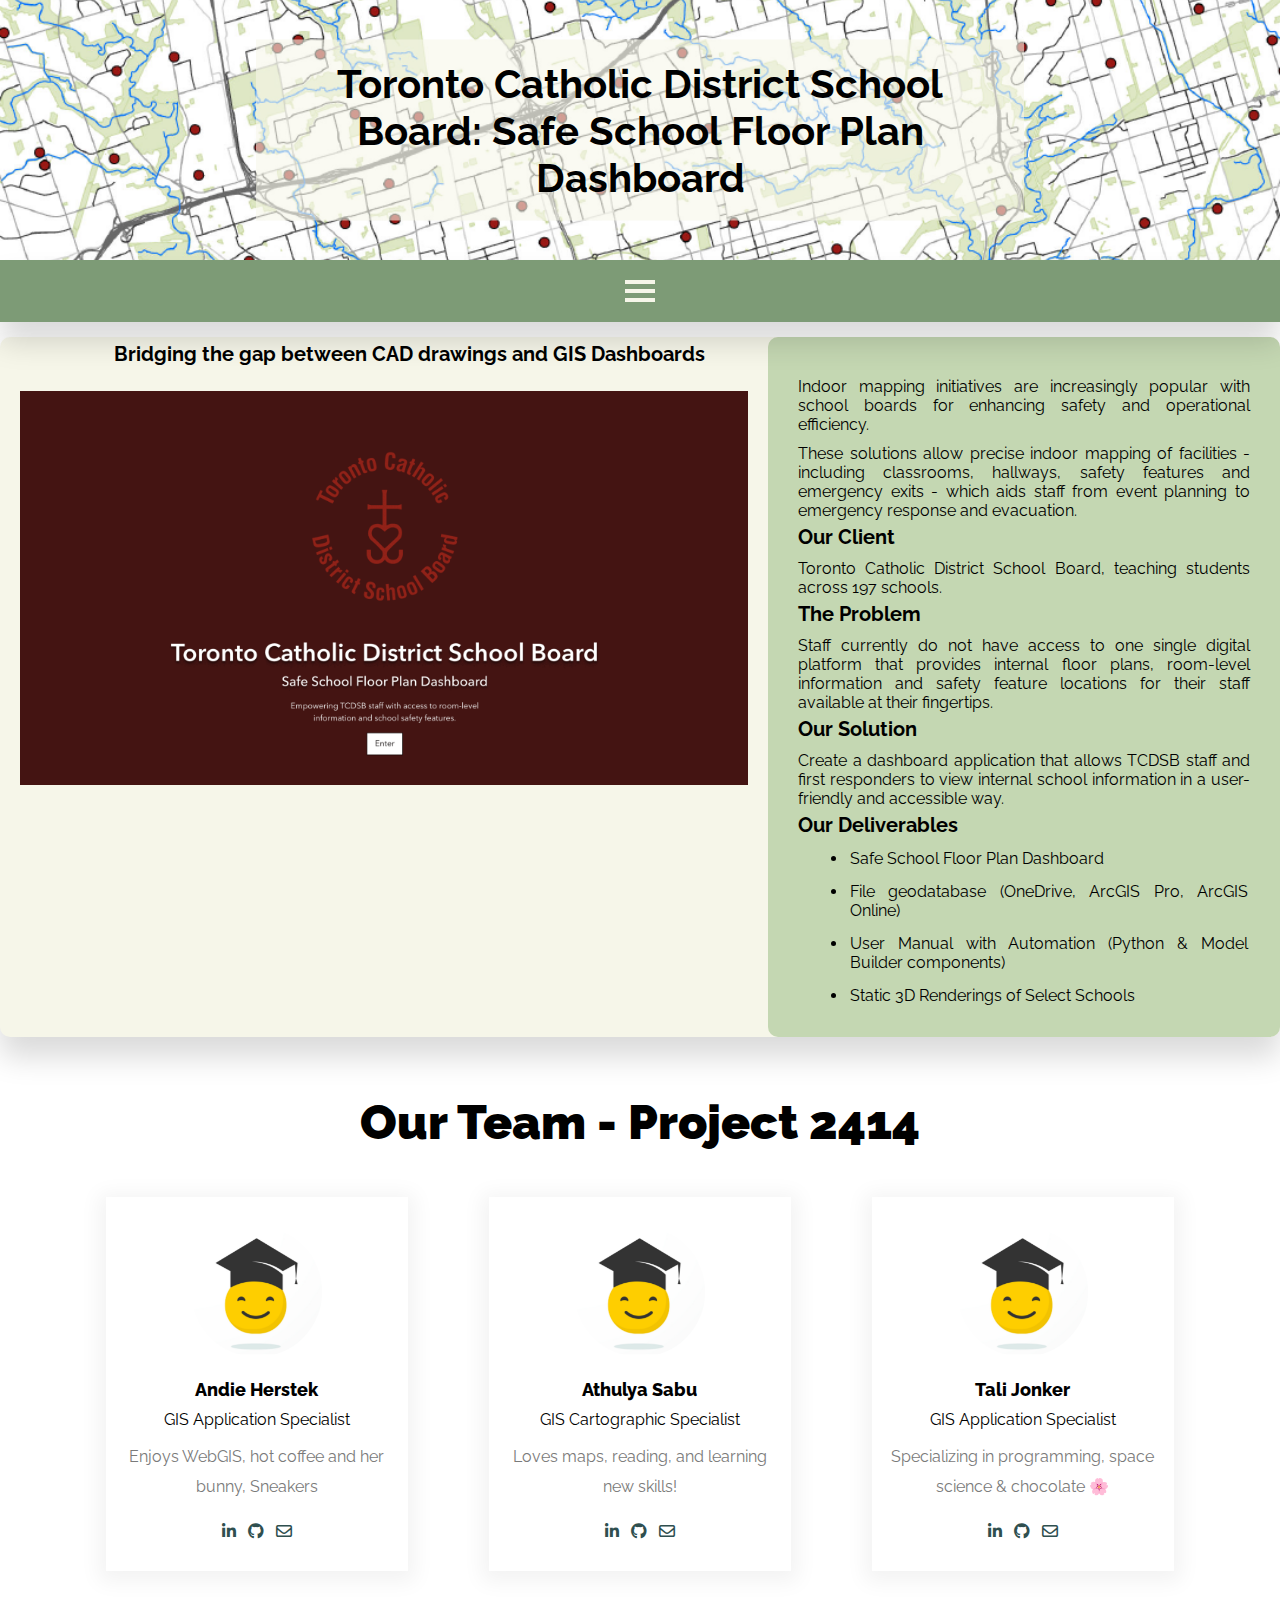
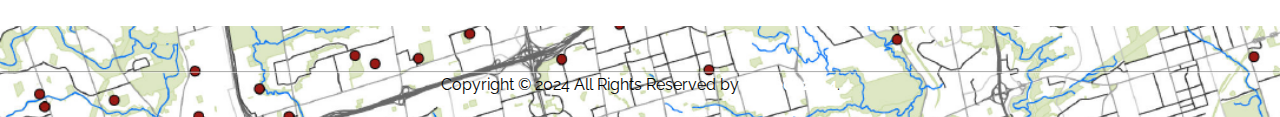
<file: index.html>
<!DOCTYPE html>
<html lang="en">
    <head>
        <title>TCDSB Safe School Floor Plan</title>
        <!-- CSS -->
        <link rel="stylesheet" href="style.css">

        <!-- Fontawesome link: Font Awesome Intro https://www.w3schools.com/icons/fontawesome_icons_intro.asp -->
        <link rel="stylesheet" href="https://cdnjs.cloudflare.com/ajax/libs/font-awesome/6.3.0/css/all.min.css">
        <link rel="icon" href="media/favicon-32x32.png" type="image/png">

    <style>
        .list-item::before {
            content: "• ";
        }
    </style>

    </head>
    <body>
      <!-- Header and navbar for each page-->
      <!-- Header image and text -->
      <div class="header">
        <div class="headertext">
          <h1>Toronto Catholic District School Board: Safe School Floor Plan Dashboard</h1>
        </div>  
      </div>

      <!-- Navigation bar text, https://www.youtube.com/watch?v=e5wjLZzMmYM for html -->
      <div id="navbar">
        <nav>
          <ul class="nav-menu">
            <li><a id=current href="index.html">Home</a></li>
              <li><a href="./html/methodology.html">Methodology</a></li>
              <li><a href="./html/solution.html">Final Solutions</a></li>
              <li><a href="./html/test.html">Test</a></li>
          </ul>
          <div class="hamburger">
            <span class="bar"></span>
            <span class="bar"></span>
            <span class="bar"></span>
          </div>
        </nav>
      </div>
      <!-- End of header and navbar-->
        
         <div class="hero1">
            <div class="left1">
            <h2>Bridging the gap between CAD drawings and GIS Dashboards</h2>
                <div class="View">
                    <a href="https://fleming.maps.arcgis.com/apps/instant/atlas/index.html?appid=6de33b4f8c1f417d948d50e00a51d0dc" target="_blank">
                    <img class="w3-hover-shadow" src="media/dashboard.gif" alt="Final Dashboard" >
                    </a>
            </div>
            </div>
             
            <div class="right1">
                <p>Indoor mapping initiatives are increasingly popular with school boards for enhancing safety and operational efficiency. </p>
                <p>These solutions allow precise indoor mapping of facilities - including classrooms, hallways, safety features and emergency exits - which aids staff from event planning to emergency response and evacuation.</p>       
                <h2>Our Client</h2>
                <p>Toronto Catholic District School Board, teaching students across 197 schools.</p>
                <h2>The Problem</h2>
                <p>Staff currently do not have access to one single digital platform that provides internal floor plans, room-level information and safety feature locations for their staff available at their fingertips.</p>
                <h2>Our Solution</h2>
                <p>Create a dashboard application that allows TCDSB staff and first responders to view internal school information in a user-friendly and accessible way.</p>
                <h2>Our Deliverables</h2>
                <ul>
                    <li>Safe School Floor Plan Dashboard</li>
                    <li>File geodatabase (OneDrive, ArcGIS Pro, ArcGIS Online)</li>
                    <li>User Manual with Automation (Python & Model Builder components)</li>
                    <li>Static 3D Renderings of Select Schools</li>
                </ul>
            </div>
        </div>
        <div class="responsive-container-block container">
            <p class="text-blk team-head-text">
              Our Team - Project 2414
            </p>
            <div class="responsive-container-block">
              <div class="responsive-cell-block wk-desk-3 wk-ipadp-3 wk-tab-6 wk-mobile-12 card-container">
                <div class="card">
                  <div class="team-image-wrapper">
                    <img class="team-member-image" src="media/Student1.png" alt="bunny">
                  </div>
                  <p class="text-blk name">
                    Andie Herstek
                  </p>
                  <p class="text-blk position">
                    GIS Application Specialist
                  </p>
                  <p class="text-blk feature-text">
                    Enjoys WebGIS, hot coffee and her bunny, Sneakers
                  </p>
                  <div class="social-icons">
                    <a href="https://www.linkedin.com/in/andieh-" class="linkedin"><i class="fab fa-linkedin-in"></i></a>
                    <a href="https://github.com/aherstek/" class="github"><i class="fab fa-github"></i></a>
                    <a href="mailto:"><i class="far fa-envelope"></i></a>
                  </div>
                </div>
              </div>
              <div class="responsive-cell-block wk-desk-3 wk-ipadp-3 wk-tab-6 wk-mobile-12 card-container">
                <div class="card">
                  <div class="team-image-wrapper">
                    <img class="team-member-image" src="media/Student1.png" alt="athulya">
                  </div>
                  <p class="text-blk name">
                    Athulya Sabu
                  </p>
                  <p class="text-blk position">
                    GIS Cartographic Specialist
                  </p>
                  <p class="text-blk feature-text">
                    Loves maps, reading, and learning new skills!
                  </p>
                  <div class="social-icons">
                    <a href="https://www.linkedin.com/in/athulya-sabu-101060240" class="linkedin"><i class="fab fa-linkedin-in"></i></a>
                    <a href="https://github.com/" class="github"><i class="fab fa-github"></i></a>
                    <a href="mailto:athulyasabu17@gmail.com"><i class="far fa-envelope"></i></a>
                  </div>
                </div>
              </div>
              <div class="responsive-cell-block wk-desk-3 wk-ipadp-3 wk-tab-6 wk-mobile-12 card-container">
                <div class="card">
                  <div class="team-image-wrapper">
                    <img class="team-member-image" src="media/Student1.png" alt="tali">
                  </div>
                  <p class="text-blk name">
                    Tali Jonker
                  </p>
                  <p class="text-blk position">
                    GIS Application Specialist
                  </p>
                  <p class="text-blk feature-text">
                    Specializing in programming, space science & chocolate &#127800;
                  </p>
                  <div class="social-icons">
                    <a href="https://www.linkedin.com/in/talijonker/" class="linkedin"><i class="fab fa-linkedin-in"></i></a>
                    <a href="https://github.com/catamaralina/" class="github"><i class="fab fa-github"></i></a>
                    <a href="mailto:tali.jonker@gmail.com"><i class="far fa-envelope"></i></a>
                  </div>
                </div>
              </div>
            </div>
        </div>

        <script src="script.js"></script>
        
        <!-- Site footer -->
        <footer class="site-footer">
            <hr>
            <div class="row">
                <p class="copyright-text">Copyright &copy; 2024 All Rights Reserved by 
                    <a href="#">Project 2414</a>.
                </p>
            </div>
        </footer>
    </body>
</html>
</file>
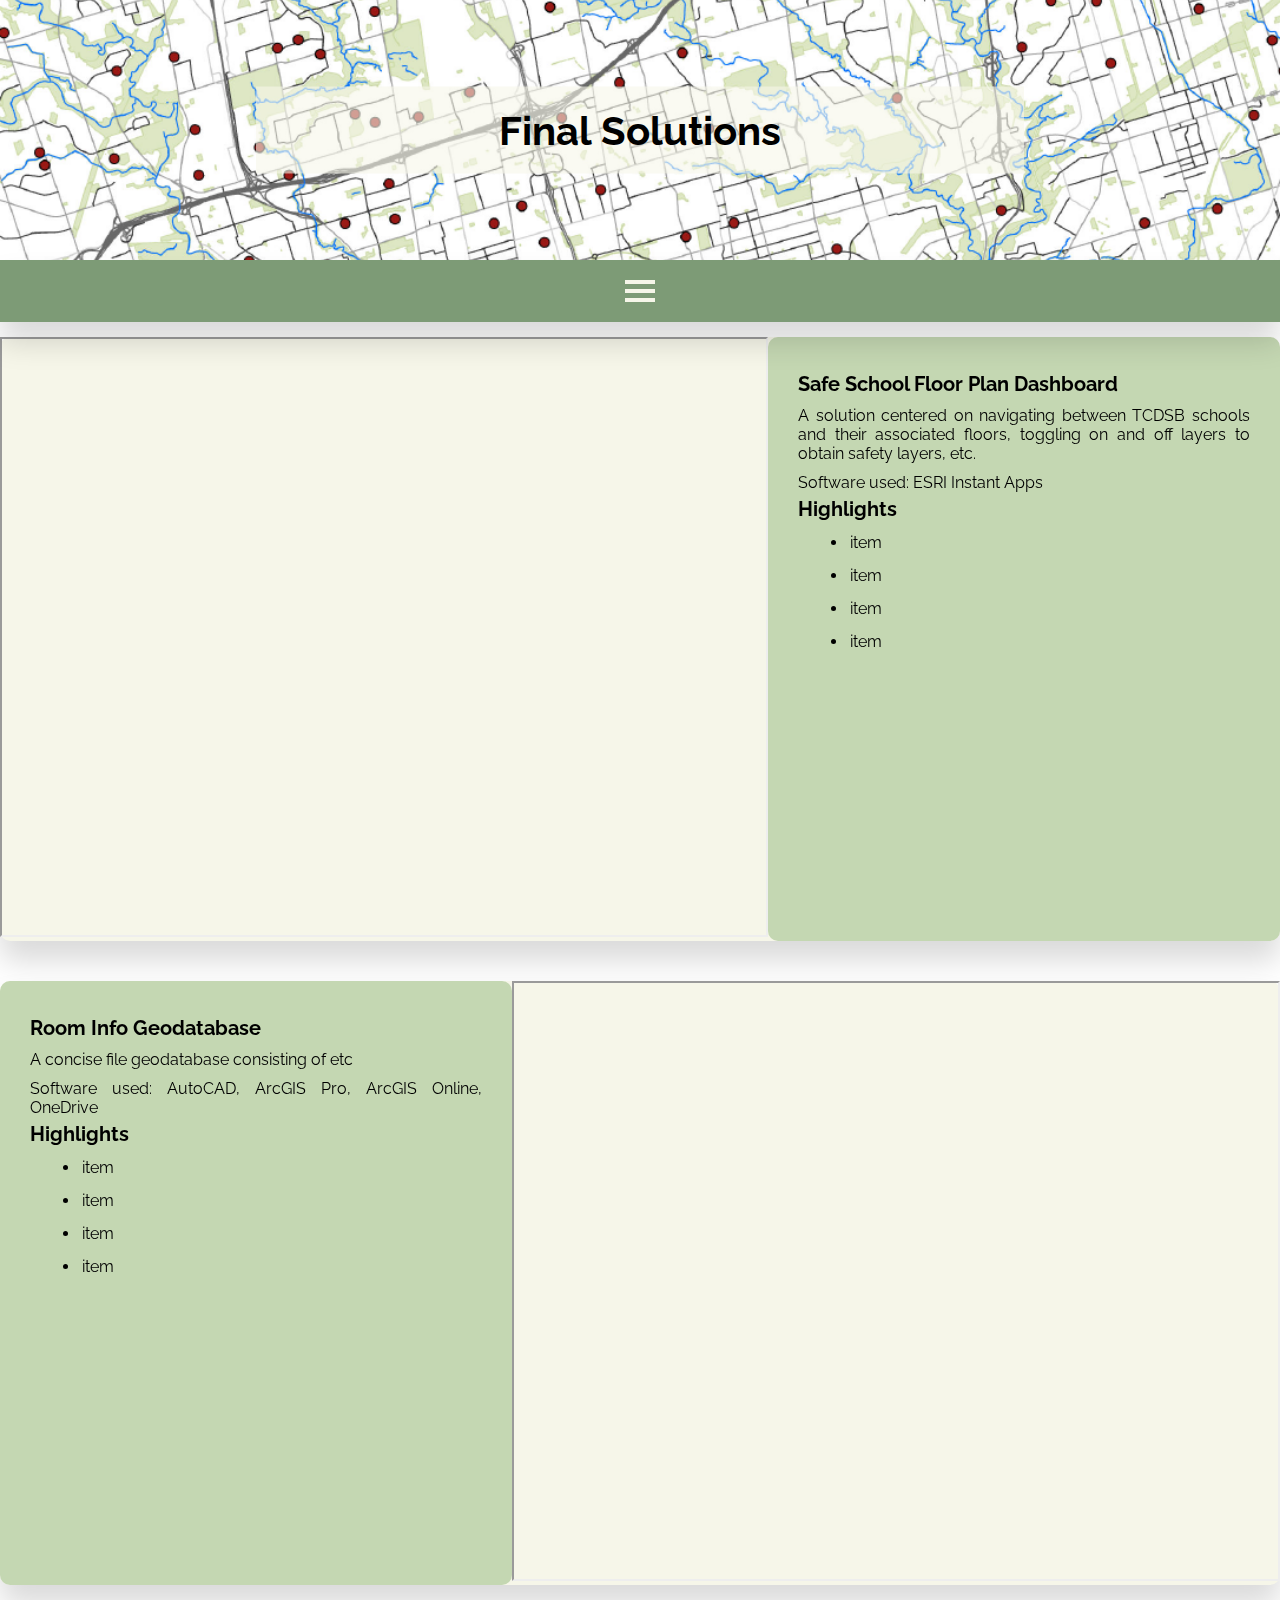
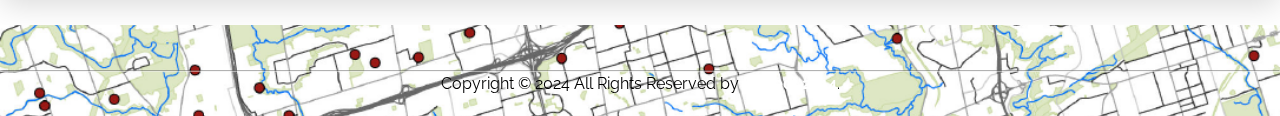
<file: test.html>
<!DOCTYPE html>
<html lang="en">
    <head>
        <title>Final Solutions</title>
        <!-- CSS -->
        <link rel="stylesheet" href="../style.css">
        
        <!-- Fontawesome link: Font Awesome Intro https://www.w3schools.com/icons/fontawesome_icons_intro.asp -->
        <link rel="stylesheet" href="https://cdnjs.cloudflare.com/ajax/libs/font-awesome/6.3.0/css/all.min.css">
        <link rel="icon" href="../media/favicon-32x32.png" type="image/png">
        
        <style>
        .list-item::before {
            content: "• ";
        }
    </style>
        
    </head>

    <body>
      <!-- Header and navbar for each page-->
      <!-- Header image and text -->
      <div class="header">
        <div class="headertext">
          <h1>Final Solutions</h1>
        </div>  
      </div>

      <!-- Navigation bar text, https://www.youtube.com/watch?v=e5wjLZzMmYM for html -->
      <div id="navbar">
        <nav>
          <ul class="nav-menu">
            <li><a href="../index.html">Home</a></li>
              <li><a href="./methodology.html">Methodology</a></li>
              <li><a id=current href="./solution.html">Final Solutions</a></li>
          </ul>
          <div class="hamburger">
            <span class="bar"></span>
            <span class="bar"></span>
            <span class="bar"></span>
          </div>
        </nav>
      </div>
      <!-- End of header and navbar-->
     
        
      <div class="hero1">
            <div class="left1">
                <iframe src="https://fleming.maps.arcgis.com/apps/instant/atlas/index.html?appid=6de33b4f8c1f417d948d50e00a51d0dc"></iframe>
            </div>

            <div class="right1">
                <h2>Safe School Floor Plan Dashboard</h2>
                <p>A solution centered on navigating between TCDSB schools and their associated floors, toggling on and off layers to obtain safety layers, etc. </p>
                <p>Software used: ESRI Instant Apps</p>
                
                <h2>Highlights</h2>
                <ul>
                    <li>item</li>
                    <li>item</li>
                    <li>item</li>
                    <li>item</li>
                </ul>

        </div>
    </div>

        <div class="hero2">
            <div class="left2">
                <h2>Room Info Geodatabase</h2>
                <p>A concise file geodatabase consisting of etc</p>
                <p>Software used: AutoCAD, ArcGIS Pro, ArcGIS Online, OneDrive</p>
                
                <h2>Highlights</h2>
                <ul>
                    <li>item</li>
                    <li>item</li>
                    <li>item</li>
                    <li>item</li>
                </ul>


            </div>
            <div class="right2">
                <iframe src="https://fleming.maps.arcgis.com/apps/instant/3dviewer/index.html?appid=fe41529a347b435e9ac44b80d128a07f"></iframe>
            </div>
        </div>

    
        </div>        

        <script src="script.js"></script>
  
        <!-- Site footer -->
        <footer class="site-footer">
            <hr>
            <div class="row">
                <p class="copyright-text">Copyright &copy; 2024 All Rights Reserved by 
                    <a href="#">Project 2414</a>.
                </p>
            </div>
        </footer>
    </body>
</html>
</file>
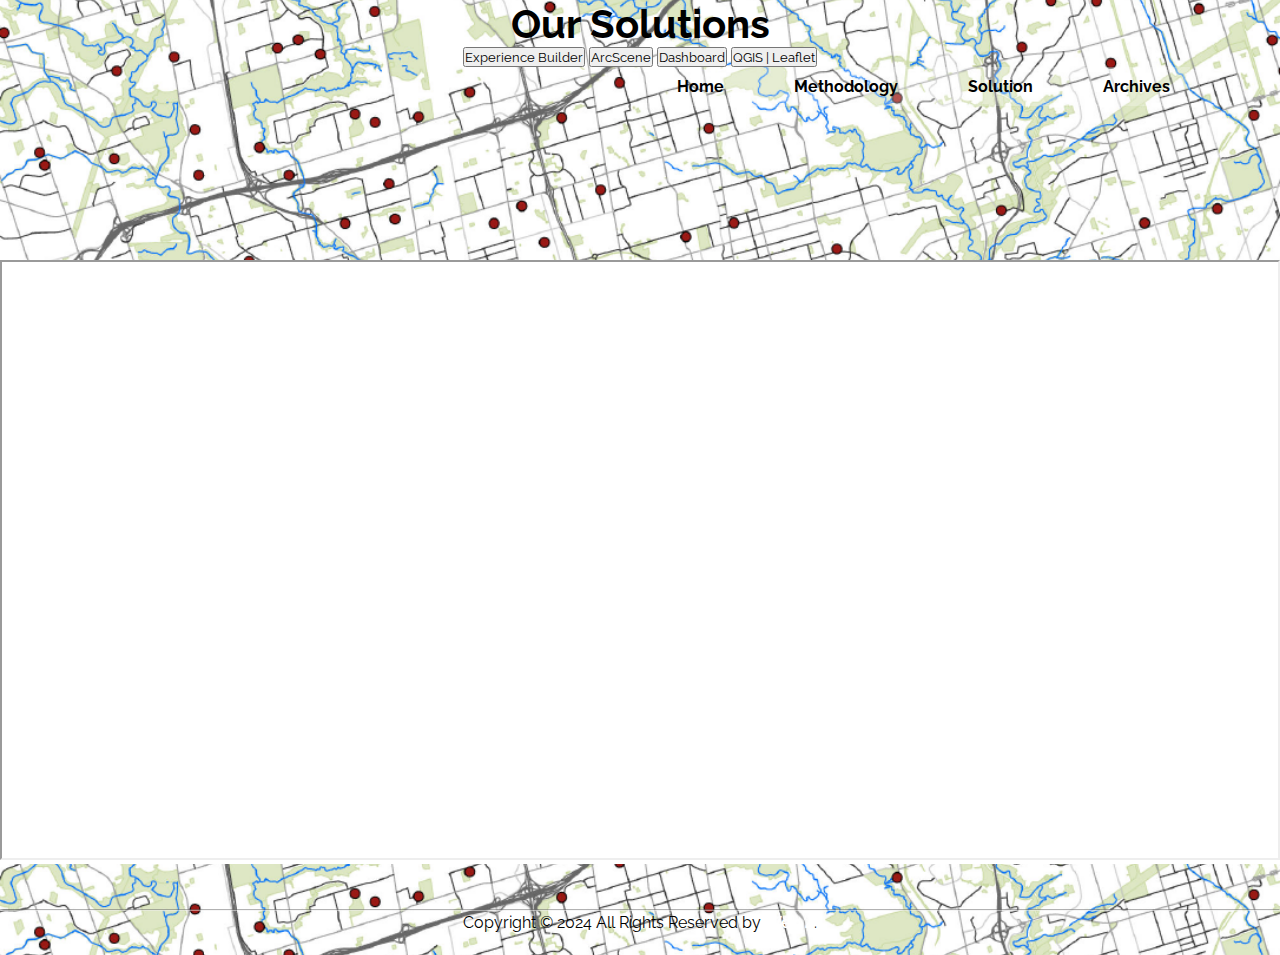
<file: html/newmarket.html>
<!DOCTYPE html>
<html>
    <head>
        <title>Dashboard</title>
        <!-- CSS -->
        <link rel="stylesheet" href="../style.css" />

        <!-- Fontawesome link: Font Awesome Intro https://www.w3schools.com/icons/fontawesome_icons_intro.asp -->
        <link rel="stylesheet" href="https://cdnjs.cloudflare.com/ajax/libs/font-awesome/6.3.0/css/all.min.css">
        
    </head>
    <body>
        <div class="header">
           <h1>Our Solutions </h1>
           <div class="buttons">
                <a href="solution.html"><button class="sol">Experience Builder</button></a>
                <a href="arcscene.html"><button class="sol">ArcScene</button></a>
                <a href="#"><button class="sol">Dashboard</button></a>
                <a href="opensource.html"><button class="sol">QGIS | Leaflet</button></a>
            </div>
            <div class="navigation">
                <a href="../index.html">Home</a>
                <a href="methodology.html">Methodology</a>
                <a href="solution.html">Solution</a>
                <a href="proscons.html">Archives</a>
            </div>
        </div>
        <div class="solution">              
            <iframe src="https://fleming.maps.arcgis.com/apps/instant/atlas/index.html?appid=6de33b4f8c1f417d948d50e00a51d0dc"></iframe>
        </div>  
        <!-- Site footer -->
        <footer class="site-footer">
            <hr>
            <div class="row">
                <p class="copyright-text">Copyright &copy; 2024 All Rights Reserved by 
                    <a href="#">Web 4</a>.
                </p>
            </div>
        </footer>
    </body>
</html>
</file>
<file: style.css>
@import url('https://fonts.googleapis.com/css2?family=Raleway:ital,wght@0,100..900;1,100..900&display=swap');

* {
  font-family: Raleway, sans-serif;
}
body{
  background-color: #ffffff;
    /* background-color: #f6f6e9; */
  margin: 20px;
}



/* HEADER AND NAV BAR */
/* Background image header */
.header{
  position: relative;
  width: 100%;
  height: 260px;
  text-align: center;
  background-image: url('media/static.png'); 
  background-size: cover; 
  background-position: center;
}

.headertext {
/* the text styles for the header */
  /* position */
    position: absolute;
    top: 50%;
    left: 50%;
    transform: translate(-50%, -50%);

    /* display and padding */
    display: inline-block; /* https://w3schools.com/css/css_inline-block.asp */
    padding: 20px;

    /* colour formatting */
    background-color: rgba(246, 246, 233, 0.6);
    color: black;
    max-width: 90%;
    width: 60%;
    text-align: center;
}

*,
*:before,
*:after{
  padding: 0;
  margin: 0;
  box-sizing: border-box;
}

nav{
  width: 100%; 
  display: flex;
  align-items: center;
  justify-content: space-around;
  background-color: #7D9B76;
  position: sticky;
  top: 251px;
  padding: 15px 25px;
  font-size: 0.8vw;
  backdrop-filter: blur(8px);
  box-shadow: 0 20px 30px rgba(0, 0, 0, 0.15);
  margin-bottom: 15px;
}

.navbar_container {
 width: 3000px;
 margin: auto;
}

ul .nav-menu{
 width: 90%;
 background-color: #1F5014;
 margin: auto;
}

@media(max-width:3000px){
 .navbar_container{
   width: 100%;
 }
}


li{
 list-style: none;
 display: inline-block;
 justify-content: space-between;
}

li a{
 margin-left: 40px;
 text-decoration: none;
 display:flex;
}

.left2 ol li, .right1 ol li{
  display: list-item;
  list-style-type: decimal;
  margin-left: 20px;
  list-style-position: outside;
  padding: 2px;
}

.left2 ul li, .right1 ul li {
  display: list-item;
  list-style-type: disc;
  padding-left: 5px;
  list-style-position: outside;
  padding: 2px;
  margin-left: 50px;

}

/* Navigation bar page choices */
nav a{
 color: white;
 font-size: 25px;
 letter-spacing: 1px;
 text-decoration: none;
 outline: none;
 padding: 10px 10px;
}

#current {
 background-color: #C4D7B2;
 padding: 10px 10px;
}

nav a:hover{
 background-color: #F6F6E9;
 color: #1F5014;
 padding: 10px 10px;
}
nav a:active{
 background-color: #7D9B76;
 color: white;
 padding: 10px 10px;
}

.hamburger{
 display: none;
 cursor: pointer;
}

.bar{
 display: block;
 width: 30px;
 height: 4px;
 margin: 5px;
 transition: all 0.3s ease;
 background-color: #F6F6E9;
}

/* making the hamburger show up at 1300px */
@media(max-width: 1300px){
 .hamburger{
   display:block;
 }

 /* we don't want the second (middle) bar to show up when we turn the bar into an x */
 .hamburger.active .bar:nth-child(2){
   opacity:0;	
 }
 /* now alter other two bars of hamburger to form x */
 .hamburger.active .bar:nth-child(1){
   transform: translateY(8.5px) rotate(45deg);	
 }
 .hamburger.active .bar:nth-child(3){
   transform: translateY(-9px) rotate(-45deg);	
 }

 .nav-menu{
   position: fixed;
   left: -100%; /* dont wanna see it */
   top: 70px;
   gap: 0;
   flex-direction:column;
   background-color: #1F5014;
   width: 100%;
   text-align: center;
   transition: 0.3s;
 }
 .nav-item{
   margin: 16px 0;

 }

 .nav-menu.active{
   left: 0;
 }
}

/* LINK & HEADER TEXT FORMATTING*/
a {
  color: darkslategrey;
  text-decoration: none;
  font-weight: bold;
}

a:hover {
  color: #480b48;
  font-weight: bold;
}

.header h1{
  font-size: 40px;
  justify-content: center;
}

h2{
  font-size: 24px;
  font-weight: bold;
  margin-top: 15px;
}

p, .left2 ol li, .right1 ol li, .left2 ul li, .right1 ul li {
  margin-top: 15px;
  font-size: 18px;
}



/* ---- */

.navigation{
  background-color: rgba(255, 255, 255, 0.25);
  display: inline-flex;
  gap: 30px;
  position:absolute;
  right:90px;
}
.navigation a{
  color: #000;
  text-decoration:none;
  padding: 10px 20px;
  border-radius: 5px;
}

.navigation a:hover{
  color:#454c53;
  background-color: rgba(255, 255, 255, 0.5);
}

/* .hero{
  margin: 0px;
  display: grid;
  grid-template-columns: 60% 40%;
  margin-bottom: 40px;
  background-color: #f6f6e9 ;
  border-radius: 10px;
  box-shadow: 0 20px 30px rgba(0, 0, 0, 0.15);
}

.left{
  margin-right: 50px;
}
  
.left .viewDiv, .left .viewDiv iframe{
  margin-left: auto;
  margin-right: auto;
  width: 100%;
  display: flex;
  justify-content: center;
  flex-wrap: wrap;
  padding: 10px;
}

.left .ViewDiv img {
  width: 100%;
  margin: 5px;
}

.left p{
  text-align: justify;
  margin-left: 15px;
  margin-right: 45px;

}

.hero .right{
  text-align: justify;
  background-color: #C4D7B2;
  margin: 0px;
  padding: 30px;
  border: 1px black;
  border-radius: 10px;
  font-family: Raleway, sans-serif;
} */

/* Methodology Section CSS */
.hero1{
  margin: 0px;
  display: grid;
  grid-template-columns: 60% 40%;
  margin-bottom: 40px;
  background-color: #f6f6e9 /*light grey green*/;
  border-radius: 10px;
  box-shadow: 0 20px 30px rgba(0, 0, 0, 0.15);
}

.left1 .View, .left1 h2 {
  margin-left: 50px;
  text-decoration: none;
}

.left1 .View {
  margin-left: auto;
  margin-right: auto;
  width: 100%;
  display: flex;
  justify-content: center;
  flex-wrap: wrap;
  padding: 10px;
}

.left1 .View img {
  width: 90%;
  margin: 5px;
}


.hero1 .right1{
  text-align: justify;
  background-color: #C4D7B2;
  margin: 0px;
  padding: 30px;
  border: 1px black;
  border-radius: 10px;
  font-family: Raleway, sans-serif;
}

.hero2 {
  margin: 0px;
  display: grid;
  grid-template-columns: 40% 60%;
  margin-bottom: 40px;
  background-color: #f6f6e9  /*light yellow/green */;
  border-radius: 10px;
  box-shadow: 0 20px 30px rgba(0, 0, 0, 0.15);
}

.hero2 .left2{
  text-align: justify;
  background-color: #C4D7B2;
  margin: 0px;
  padding: 30px;
  border-radius: 10px;
  font-family: Raleway, sans-serif;
}

.right2 .View, .right2 h2 {
 margin-left: 50px;
 text-decoration: none;
}

/* .right2 .View img{ */
  /* height: 500px;
  width: 800px; */
  /* width: 100%;
  object-fit: contain;
} */

.right2 .View {
  margin-left: auto;
  margin-right: auto;
  width: 100%;
  display: flex;
  justify-content: center;
  flex-wrap: wrap;
  padding: 10px;
}

.right2 .View img {
  margin: 5px;
  width: 90%;
}

.left1 h2, .right2 h2 {
  text-align: center;
}


.left1 .pdf {
  margin-left: auto;
  margin-right: auto;
  display: flex;
  justify-content: center;
  flex-wrap: wrap;
  padding: 10px;
}

/* For linked images*/
.left1 .View a img, .right2 .View a img{
  margin-left: auto;
  margin-right: auto;
  width: 100%;
  display: flex;
  justify-content: center;
  flex-wrap: wrap;
  padding: 10px;
  width: 100%;
}

embed {
  width: 1500px;
  height: 700px;
}


/* TABLET */
@media screen and (max-width: 1300px) {
h2{
  font-size: 20px;
  font-weight: bold;
  margin-top: 5px;
}

p, .left2 ol li, .right1 ol li, .left2 ul li, .right1 ul li {
  margin-top: 10px;
  font-size: 16px;
}
}

/* PHONE */
@media screen and (max-width: 850px) {
  .hero, .hero2, .hero1 {
    grid-template-columns: 100%; /* Change to single column layout */
    padding: 10px;
  }

  .left1 .View, .right2 .View {
    margin-left:auto;
    margin-right: auto;
    width: 100%;
    border-radius: 10px;
  }

  .left1 .View img, .right2 .View img {
    width: 100%;
    border-radius: 10px;
  }

  embed {
    height: 500px;
  }

}

/* LET'S FIGURE OUT THE IFRAME PROPERTIES */
iframe {
  width: 100%;
  min-height: 600px;
  max-height: 1500px;
  margin: auto;
}

/* shadowing for UDOT image / text */

.w3-hover-shadow {
    transition: box-shadow 0.3s;
}

.w3-hover-shadow:hover {
    box-shadow: 0 8px 16px 0 rgba(0,0,0,0.4), 0 12px 40px 0 rgba(0,0,0,0.35);
}

.right h2 {
    transition: text-shadow 0.3s;
}
.right h2:hover {
    text-shadow: 2px 2px 4px rgba(0, 0, 0, 0.5);
}
.left h2 {
    transition: text-shadow 0.3s;
}
.left h2:hover {
    text-shadow: 2px 2px 4px rgba(0, 0, 0, 0.5);
}
.left2 h2 {
    transition: text-shadow 0.3s;
}
.left2 h2:hover {
    text-shadow: 2px 2px 4px rgba(0, 0, 0, 0.5);
}
.right2 h2 {
    transition: text-shadow 0.3s;
}
.right2 h2:hover {
    text-shadow: 2px 2px 4px rgba(0, 0, 0, 0.5);
}
.right1 h2 {
    transition: text-shadow 0.3s;
}
.right1 h2:hover {
    text-shadow: 2px 2px 4px rgba(0, 0, 0, 0.5);
}
.left1 h2 {
    transition: text-shadow 0.3s;
}
.left1 h2:hover {
    text-shadow: 2px 2px 4px rgba(0, 0, 0, 0.5);
}
.solcont h2 {
    transition: text-shadow 0.3s;
}
.solcont h2:hover {
    text-shadow: 2px 2px 4px rgba(0, 0, 0, 0.5);
}




/* -------*/
/* .solution, iframe.solif{
  width: 100%;
  min-height: 600px;
  max-height: 1500px;
  margin: auto;
}

img.solgif {
  height: 100%;
  margin: auto;
  display: block;
}

.solim {
  height: 100%;
  margin: auto;
  display: block;
  width: -webkit-fill-available;
} */

/* .solcont {
  padding: 10px; /*gives inside padding
  position: relative;
  background-color: white;
  border: solid 2px darkslategrey;
  max-width: 80%;
  align-content: center;
  margin: auto; /*spaces side margins out
  margin-bottom: 10px; /*gives spaceing after each section
  height: auto;
}
 */

.responsive-cell-block {
  min-height: 75px;
}

.text-blk {
  margin-top: 0px;
  margin-right: 0px;
  margin-bottom: 0px;
  margin-left: 0px;
  line-height: 25px;
}

.responsive-container-block {
  min-height: 75px;
  height: fit-content;
  width: 100%;
  display: flex;
  flex-wrap:wrap;
  margin-top: 0px;
  margin-right: 2%;
  margin-bottom: 0px;
  margin-left: 2%;
  justify-content: space-evenly;
}

.team-head-text {
  font-size: 48px;
  font-weight: 900;
  text-align: center;
}

.team-head-text {
  line-height: 50px;
  width: 100%;
  margin-top: 0px;
  margin-right: 0px;
  margin-bottom: 50px;
  margin-left: 0px;
}

.container {
  max-width: 1380px;
  margin-top: 60px;
  margin-right: auto;
  margin-bottom: 30px;
  margin-left: auto;
  padding-top: 0px;
  padding-right: 10px;
  padding-bottom: 0px;
  padding-left: 10px;
}

.card {
  text-align: center;
  box-shadow: rgba(0, 0, 0, 0.05) 0px 4px 20px 7px;
  display: flex;
  flex-direction: column;
  align-items: center;
  padding-top: 30px;
  padding-right: 10px;
  padding-bottom: 30px;
  padding-left: 10px;
}

.card-container {
  width: 200px;
  margin-top: 0px;
  margin-right: 10px;
  margin-bottom: 25px;
  margin-left: 10px;
}

.name {
  margin-top: 20px;
  margin-right: 0px;
  margin-bottom: 5px;
  margin-left: 0px;
  font-size: 18px;
  font-weight: 800;
}

.position {
  margin-top: 0px;
  margin-right: 0px;
  margin-bottom: 10px;
  margin-left: 0px;
}

.feature-text {
  margin-top: 0px;
  margin-right: 0px;
  margin-bottom: 20px;
  margin-left: 0px;
  color: rgb(122, 122, 122);
  line-height: 30px;
}

.social-icons {
  width: 70px;
  display: flex;
  justify-content: space-between;
}

.team-image-wrapper {
  clip-path: circle(50% at 50% 50%);
  width: 130px;
  height: 130px;
}

.team-member-image {
  max-width: 100%;
}

/* STAR RATING */
.st {
  width: 150px;
}

/* RESPONSIVE DESIGN */

@media (max-width: 500px) {
  .card-container {
    width: 100%;
    margin-top: 0px;
    margin-right: 0px;
    margin-bottom: 25px;
    margin-left: 0px;
  }
}


*,
*:before,
*:after {
  -moz-box-sizing: border-box;
  -webkit-box-sizing: border-box;
  box-sizing: border-box;
}

body {
  margin: 0;
}

.wk-desk-1 {
  width: 8.333333%;
}

.wk-desk-2 {
  width: 16.666667%;
}

.wk-desk-3 {
  width: 25%;
}

.wk-desk-4 {
  width: 33.333333%;
}

.wk-desk-5 {
  width: 41.666667%;
}

.wk-desk-6 {
  width: 50%;
}

.wk-desk-7 {
  width: 58.333333%;
}

.wk-desk-8 {
  width: 66.666667%;
}

.wk-desk-9 {
  width: 75%;
}

.wk-desk-10 {
  width: 83.333333%;
}

.wk-desk-11 {
  width: 91.666667%;
}

.wk-desk-12 {
  width: 100%;
}

@media (max-width: 1024px) {
  .wk-ipadp-1 {
    width: 8.333333%;
  }

  .wk-ipadp-2 {
    width: 16.666667%;
  }

  .wk-ipadp-3 {
    width: 25%;
  }

  .wk-ipadp-4 {
    width: 33.333333%;
  }

  .wk-ipadp-5 {
    width: 41.666667%;
  }

  .wk-ipadp-6 {
    width: 50%;
  }

  .wk-ipadp-7 {
    width: 58.333333%;
  }

  .wk-ipadp-8 {
    width: 66.666667%;
  }

  .wk-ipadp-9 {
    width: 75%;
  }

  .wk-ipadp-10 {
    width: 83.333333%;
  }

  .wk-ipadp-11 {
    width: 91.666667%;
  }

  .wk-ipadp-12 {
    width: 100%;
  }
}

@media (max-width: 768px) {
  .wk-tab-1 {
    width: 8.333333%;
  }

  .wk-tab-2 {
    width: 16.666667%;
  }

  .wk-tab-3 {
    width: 25%;
  }

  .wk-tab-4 {
    width: 33.333333%;
  }

  .wk-tab-5 {
    width: 41.666667%;
  }

  .wk-tab-6 {
    width: 50%;
  }

  .wk-tab-7 {
    width: 58.333333%;
  }

  .wk-tab-8 {
    width: 66.666667%;
  }

  .wk-tab-9 {
    width: 75%;
  }

  .wk-tab-10 {
    width: 83.333333%;
  }

  .wk-tab-11 {
    width: 91.666667%;
  }

  .wk-tab-12 {
    width: 100%;
  }
}

@media (max-width: 500px) {
  .wk-mobile-1 {
    width: 8.333333%;
  }

  .wk-mobile-2 {
    width: 16.666667%;
  }

  .wk-mobile-3 {
    width: 25%;
  }

  .wk-mobile-4 {
    width: 33.333333%;
  }

  .wk-mobile-5 {
    width: 41.666667%;
  }

  .wk-mobile-6 {
    width: 50%;
  }

  .wk-mobile-7 {
    width: 58.333333%;
  }

  .wk-mobile-8 {
    width: 66.666667%;
  }

  .wk-mobile-9 {
    width: 75%;
  }

  .wk-mobile-10 {
    width: 83.333333%;
  }

  .wk-mobile-11 {
    width: 91.666667%;
  }

  .wk-mobile-12 {
    width: 100%;
  }
}

.site-footer
{
  background-color:#26272b;
  padding:45px 0 20px;
  font-size:15px;
  line-height:24px;
  color:#000;
  text-align: center;
  background-image: url('media/static.png');
  background-size: cover;
  background-position: center;
}
.site-footer hr
{
  border-top-color:#bbb;
  opacity:0.5
}
.site-footer hr.small
{
  margin:20px 0
}
.site-footer a
{
  color:#FFFFFF;
}
.site-footer a:hover
{
  color:#c9cdd2;
  text-decoration:none;
}
.copyright-text
{
  margin:0
}
@media (max-width:991px)
{
  .site-footer [class^=col-]
  {
    margin-bottom:30px
  }
}
@media (max-width:767px)
{
  .site-footer
  {
    padding-bottom:0
  }
  .site-footer .copyright-text
  {
    text-align:center
  }
}
</file>
